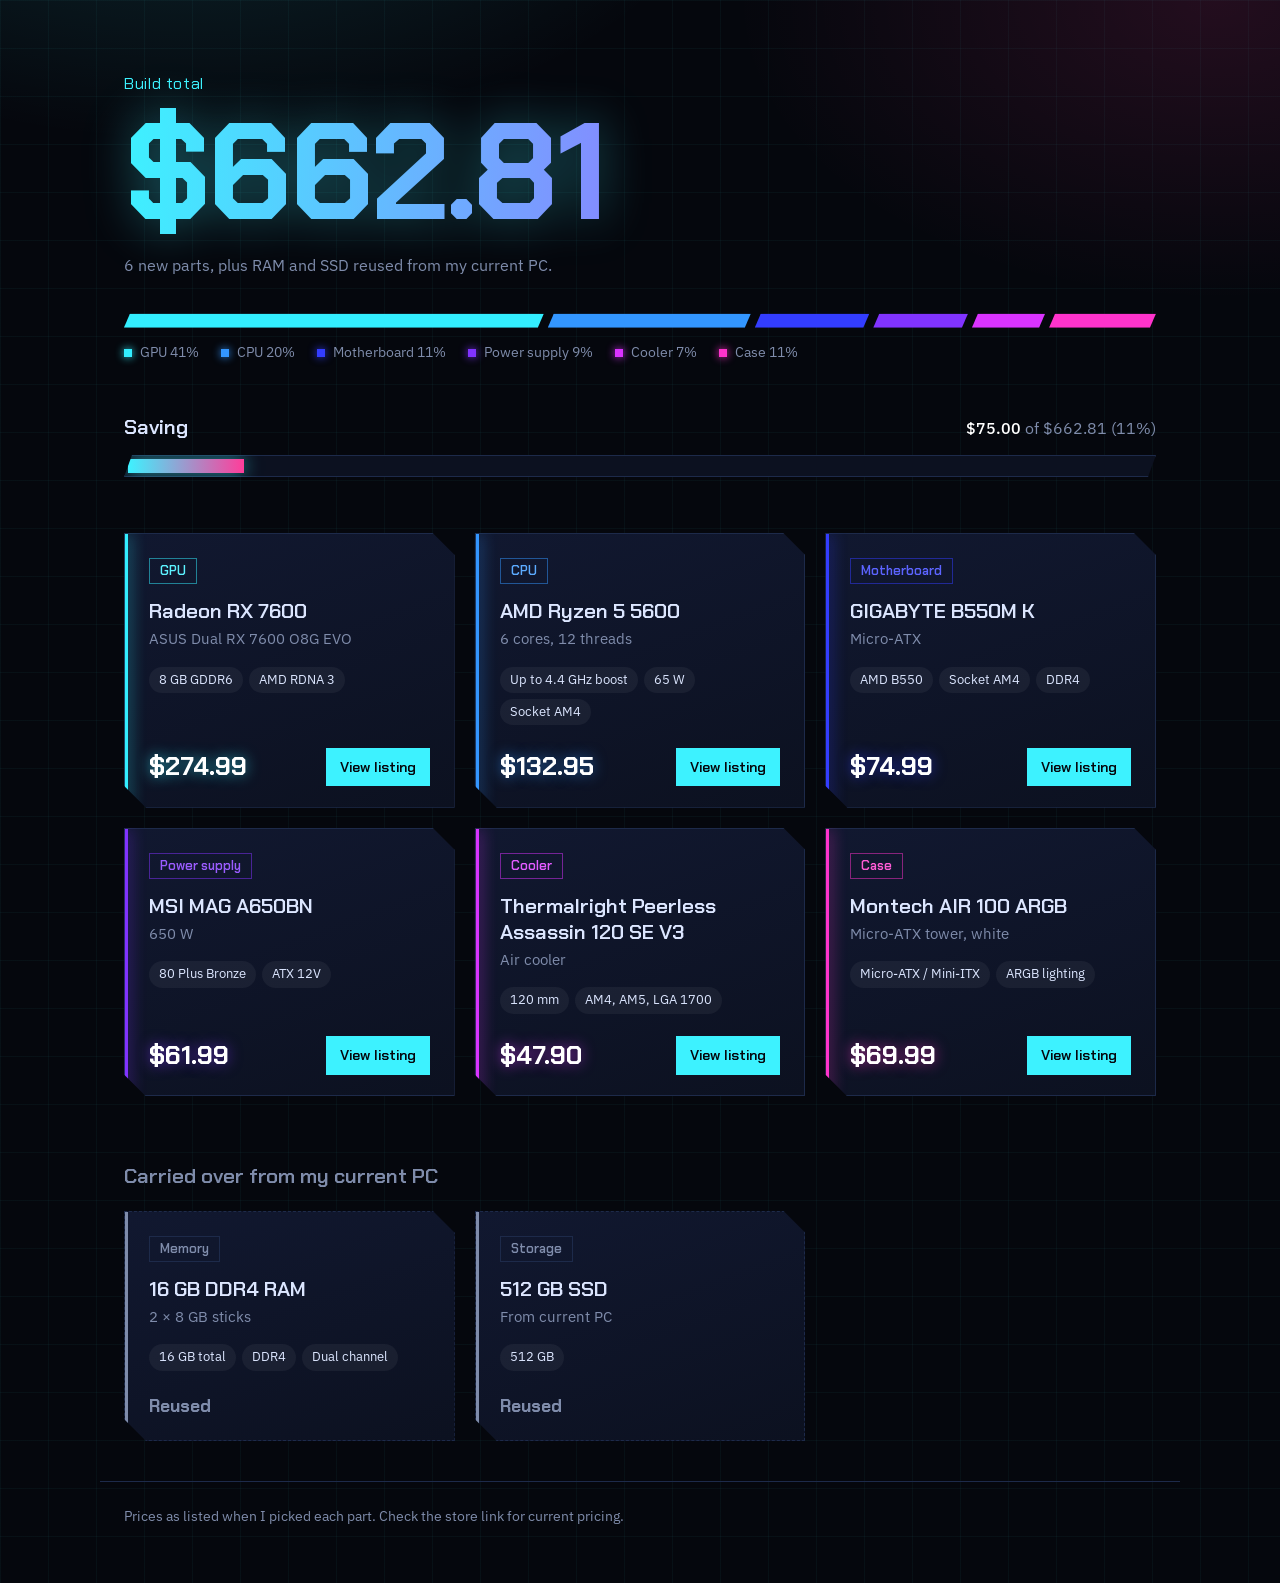
<file: index.html>
<!DOCTYPE html>
<html lang="en">
<head>
  <meta charset="UTF-8">
  <meta name="viewport" content="width=device-width, initial-scale=1">
  <title>My PC Build</title>
  <link rel="preconnect" href="https://fonts.googleapis.com">
  <link rel="preconnect" href="https://fonts.gstatic.com" crossorigin>
  <link href="https://fonts.googleapis.com/css2?family=Chakra+Petch:wght@500;600;700&family=IBM+Plex+Sans:wght@400;500&display=swap" rel="stylesheet">
  <link rel="stylesheet" href="style.css">
</head>
<body>
  <main>
    <header class="hero">
      <p class="hero-sub">Build total</p>
      <h1 class="total" id="total" aria-live="polite">$0.00</h1>
      <p class="hero-note"><span id="count">0</span> new parts, plus RAM and SSD reused from my current PC.</p>

      <div class="split" id="split" role="img" aria-label="Share of total price by part"></div>
      <ul class="legend" id="legend"></ul>
    </header>

    <section class="saving" aria-label="Saving">
      <div class="saving-head">
        <h2>Saving</h2>
        <p><span id="savedAmt">$0.00</span> of <span id="goalAmt"></span> <span id="savedPct">(0%)</span></p>
      </div>
      <div class="bar" id="bar" role="progressbar" aria-label="Saving progress" aria-valuemin="0" aria-valuemax="100" aria-valuenow="0"><span id="barFill"></span></div>
    </section>

    <section class="grid" id="parts" aria-label="Parts list"></section>

    <section class="reuse" aria-label="Reused parts">
      <h2>Carried over from my current PC</h2>
      <div class="grid" id="reused"></div>
    </section>
  </main>

  <footer>
    <p>Prices as listed when I picked each part. Check the store link for current pricing.</p>
  </footer>

  <script>
    // Edit this list to change the site. price: null means no cost.
    const parts = [
      { type: "GPU", name: "Radeon RX 7600", model: "ASUS Dual RX 7600 O8G EVO", price: 274.99,
        specs: ["8 GB GDDR6", "AMD RDNA 3"],
        url: "https://www.asus.com/us/motherboards-components/graphics-cards/dual/dual-rx7600-o8g-evo/" },
      { type: "CPU", name: "AMD Ryzen 5 5600", model: "6 cores, 12 threads", price: 132.95,
        specs: ["Up to 4.4 GHz boost", "65 W", "Socket AM4"],
        url: "https://www.newegg.com/p/3C6-00C4-00016?item=9SIC9DAMAG4410" },
      { type: "Motherboard", name: "GIGABYTE B550M K", model: "Micro-ATX", price: 74.99,
        specs: ["AMD B550", "Socket AM4", "DDR4"],
        url: "https://www.newegg.com/gigabyte-b550m-k-micro-atx-motherboard-amd-b550-am4/p/N82E16813145434" },
      { type: "Power supply", name: "MSI MAG A650BN", model: "650 W", price: 61.99,
        specs: ["80 Plus Bronze", "ATX 12V"],
        url: "https://www.newegg.com/msi-intel-atx-12v-650-w-80-plus-bronze-certified-power-supply-black-mag-a650bn/p/N82E16817701013" },
      { type: "Cooler", name: "Thermalright Peerless Assassin 120 SE V3", model: "Air cooler", price: 47.90,
        specs: ["120 mm", "AM4, AM5, LGA 1700"],
        url: "https://www.newegg.com/thermalright-peerless-assassin-120-se-v3-peerless-assassin-120mm-am5-am4-lga-1851-1700-115x-1200/p/1YF-0038-000Z2" },
      { type: "Case", name: "Montech AIR 100 ARGB", model: "Micro-ATX tower, white", price: 69.99,
        specs: ["Micro-ATX / Mini-ITX", "ARGB lighting"],
        url: "https://www.newegg.com/montech-micro-atx-mini-itx-cases-white/p/2AM-00CN-00032" }
    ];

    const reused = [
      { type: "Memory", name: "16 GB DDR4 RAM", model: "2 × 8 GB sticks", price: null, specs: ["16 GB total", "DDR4", "Dual channel"] },
      { type: "Storage", name: "512 GB SSD", model: "From current PC", price: null, specs: ["512 GB"] }
    ];

    const money = n => n.toLocaleString("en-US", { style: "currency", currency: "USD" });
    const sum = parts.reduce((s, p) => s + p.price, 0);

    function card(p, i) {
      const el = document.createElement("article");
      el.className = "card" + (p.price === null ? " card-reused" : "");
      if (p.price !== null) el.style.setProperty("--hue", 185 + (i / (parts.length - 1)) * 130);
      const price = p.price === null ? "Reused" : money(p.price);
      const link = p.url ? `<a class="buy" href="${p.url}" target="_blank" rel="noopener">View listing</a>` : "";
      el.innerHTML = `
        <span class="tag">${p.type}</span>
        <h3>${p.name}</h3>
        <p class="model">${p.model}</p>
        <ul class="specs">${p.specs.map(s => `<li>${s}</li>`).join("")}</ul>
        <div class="foot"><span class="price">${price}</span>${link}</div>`;
      return el;
    }

    const grid = document.getElementById("parts");
    parts.forEach((p, i) => grid.appendChild(card(p, i)));
    reused.forEach(p => document.getElementById("reused").appendChild(card(p)));
    document.getElementById("count").textContent = parts.length;

    // Price share bar + legend
    const split = document.getElementById("split");
    const legend = document.getElementById("legend");
    parts.forEach((p, i) => {
      const hue = 185 + (i / (parts.length - 1)) * 130;
      const seg = document.createElement("span");
      seg.style.flexGrow = p.price;
      seg.style.setProperty("--hue", hue);
      seg.title = `${p.type}: ${money(p.price)}`;
      split.appendChild(seg);
      const li = document.createElement("li");
      li.style.setProperty("--hue", hue);
      li.textContent = `${p.type} ${Math.round(p.price / sum * 100)}%`;
      legend.appendChild(li);
    });

    // Saving bar, read from savings.json (updated by admin.html)
    document.getElementById("goalAmt").textContent = money(sum);
    fetch("savings.json?t=" + Date.now()).then(r => r.json()).then(d => {
      const saved = Math.max(0, Number(d.saved) || 0);
      const pct = Math.min(100, saved / sum * 100);
      document.getElementById("savedAmt").textContent = money(saved);
      document.getElementById("savedPct").textContent = "(" + Math.round(pct) + "%)";
      document.getElementById("barFill").style.width = pct + "%";
      document.getElementById("bar").setAttribute("aria-valuenow", Math.round(pct));
    }).catch(() => {});

    // Total counts up once on load
    const totalEl = document.getElementById("total");
    const still = matchMedia("(prefers-reduced-motion: reduce)").matches;
    if (still) {
      totalEl.textContent = money(sum);
    } else {
      const start = performance.now(), dur = 1400;
      (function tick(now) {
        const t = Math.min((now - start) / dur, 1);
        totalEl.textContent = money(sum * (1 - Math.pow(1 - t, 3)));
        if (t < 1) requestAnimationFrame(tick);
      })(start);
    }
  </script>
</body>
</html>
</file>
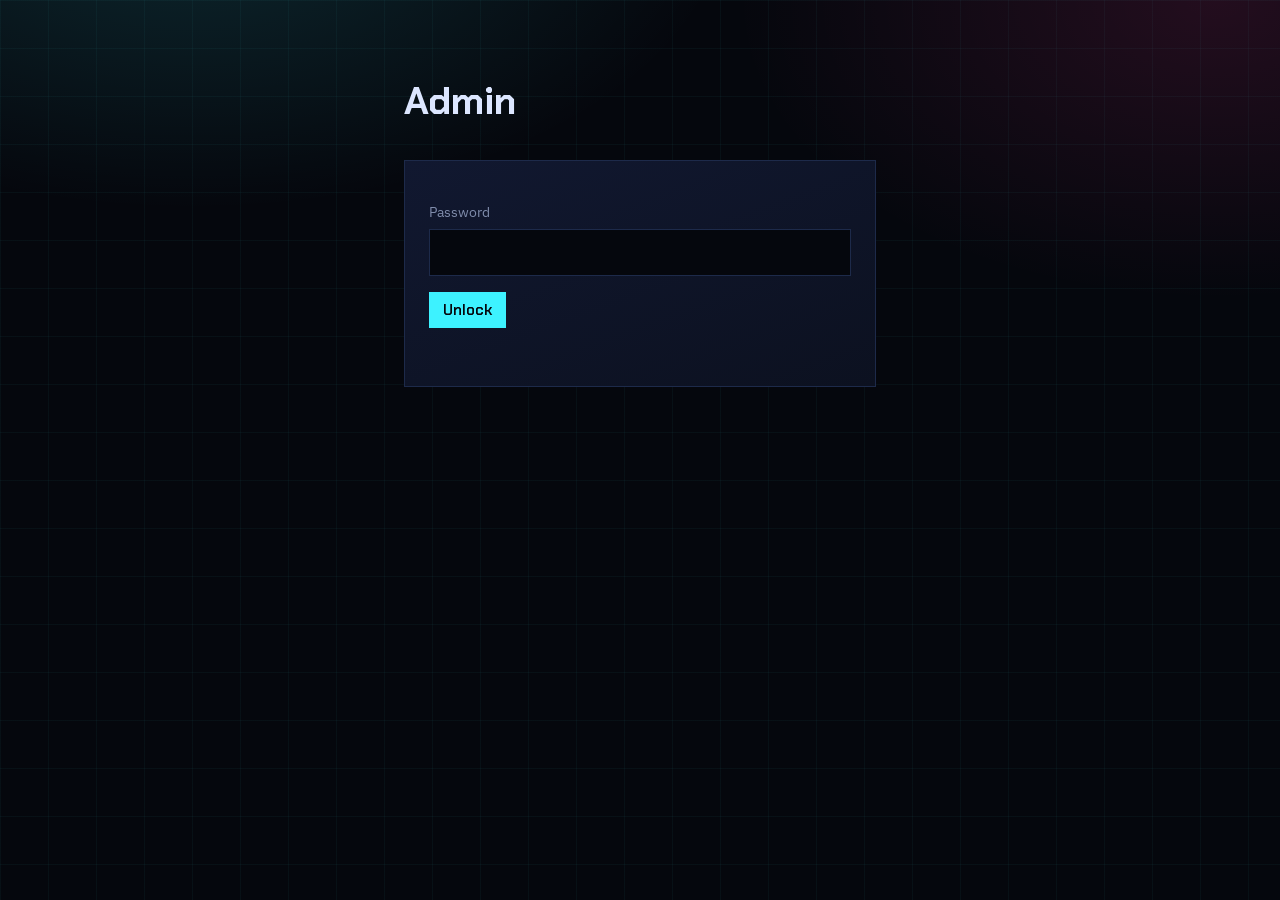
<file: admin.html>
<!DOCTYPE html>
<html lang="en">
<head>
  <meta charset="UTF-8">
  <meta name="viewport" content="width=device-width, initial-scale=1">
  <meta name="robots" content="noindex">
  <title>Admin</title>
  <link rel="preconnect" href="https://fonts.googleapis.com">
  <link rel="preconnect" href="https://fonts.gstatic.com" crossorigin>
  <link href="https://fonts.googleapis.com/css2?family=Chakra+Petch:wght@500;600;700&family=IBM+Plex+Sans:wght@400;500&display=swap" rel="stylesheet">
  <link rel="stylesheet" href="style.css">
  <style>
    .btn-row { display: flex; flex-wrap: wrap; gap: 10px; margin-top: 16px; }
    .btn-row .buy { margin-top: 0; }
    .buy.alt { background: var(--magenta); color: var(--void); }
    .buy.alt:hover { background: #ff8cc4; box-shadow: 0 0 20px rgba(255, 61, 154, 0.7); }
    button.buy.ghost { background: transparent; color: var(--muted); border: 1px solid var(--line); }
    .buy.ghost:hover { background: transparent; color: var(--text); box-shadow: none; }
  </style>
</head>
<body>
  <main class="narrow">
    <h1 class="admin-title">Admin</h1>

    <section id="gate">
      <form id="gateForm" class="panel">
        <label for="pw">Password</label>
        <input id="pw" type="password" autocomplete="current-password" required>
        <button class="buy" type="submit">Unlock</button>
        <p id="gateMsg" class="msg" role="alert"></p>
      </form>
    </section>

    <section id="panel" hidden>
      <div class="panel">
        <p class="muted">Saved so far</p>
        <p class="big" id="current">$0.00</p>

        <form id="addForm">
          <label for="amount">Amount</label>
          <input id="amount" type="number" step="0.01" min="0" placeholder="20.00" required>
          <div class="btn-row">
            <button class="buy" type="submit">Add to saving</button>
            <button class="buy alt" type="button" id="removeBtn">Remove from saving</button>
          </div>
        </form>

        <div class="btn-row">
          <button class="buy ghost" type="button" id="resetBtn">Reset to $0</button>
        </div>

        <p id="msg" class="msg" role="status"></p>
        <textarea id="manual" rows="4" hidden readonly></textarea>
      </div>

      <details class="panel" id="setup">
        <summary>GitHub connection</summary>
        <p class="muted small">Needed once so this page can update savings.json in your repo. Saved only in this browser. Use a fine-grained token with Contents read and write access to this one repo.</p>
        <form id="cfgForm">
          <label for="owner">GitHub username</label>
          <input id="owner" autocomplete="off">
          <label for="repo">Repo name</label>
          <input id="repo" autocomplete="off">
          <label for="branch">Branch</label>
          <input id="branch" placeholder="main" autocomplete="off">
          <label for="token">Access token</label>
          <input id="token" type="password" autocomplete="off">
          <button class="buy" type="submit">Save connection</button>
        </form>
      </details>
    </section>
  </main>

  <script>
    // Change these passwords. Anyone who views this file's source can read them,
    // so treat it as a casual lock, not real security.
    const PASSWORDS = ["changeme", "changeme", "changeme"];

    const $ = id => document.getElementById(id);
    const money = n => n.toLocaleString("en-US", { style: "currency", currency: "USD" });
    const sleep = ms => new Promise(r => setTimeout(r, ms));
    const KEY = "pcsite-github";
    const cfg = () => { try { return JSON.parse(localStorage.getItem(KEY)) || {}; } catch { return {}; } };
    let current = 0;

    function show(n) { current = n; $("current").textContent = money(n); }

    // Always ask GitHub for a fresh copy, never a cached one.
    function ghGet(url, branch, headers) {
      return fetch(`${url}?ref=${branch}&t=${Date.now()}`, { headers, cache: "no-store" });
    }

    async function readCurrent() {
      const c = cfg();
      try {
        if (c.owner && c.repo && c.token) {
          const url = `https://api.github.com/repos/${c.owner}/${c.repo}/contents/savings.json`;
          const headers = { Authorization: `Bearer ${c.token}`, Accept: "application/vnd.github+json" };
          const r = await ghGet(url, c.branch || "main", headers);
          if (r.ok) { const j = await r.json(); return Number(JSON.parse(atob(j.content.replace(/\n/g, ""))).saved) || 0; }
        }
        const r = await fetch("savings.json?t=" + Date.now(), { cache: "no-store" });
        return Number((await r.json()).saved) || 0;
      } catch { return 0; }
    }

    // delta changes the saved amount. reset = true sets it to $0 instead.
    async function changeAmount(delta, reset = false) {
      const c = cfg();
      const body = n => JSON.stringify({ saved: Math.round(n * 100) / 100, updated: new Date().toISOString() }, null, 2) + "\n";

      if (!(c.owner && c.repo && c.token)) {
        const next = reset ? 0 : Math.max(0, current + delta);
        $("manual").hidden = false;
        $("manual").value = body(next);
        $("setup").open = true;
        $("msg").textContent = "Not connected to GitHub yet. Fill in the connection below, or paste this into savings.json yourself.";
        return;
      }

      const url = `https://api.github.com/repos/${c.owner}/${c.repo}/contents/savings.json`;
      const branch = c.branch || "main";
      const headers = { Authorization: `Bearer ${c.token}`, Accept: "application/vnd.github+json" };

      // Read the latest copy, then write. If GitHub says the file changed in between, try again.
      for (let attempt = 0; attempt < 3; attempt++) {
        const g = await ghGet(url, branch, headers);
        let sha, base = 0;
        if (g.ok) { const j = await g.json(); sha = j.sha; base = Number(JSON.parse(atob(j.content.replace(/\n/g, ""))).saved) || 0; }
        const next = reset ? 0 : Math.max(0, base + delta);

        const p = await fetch(url, {
          method: "PUT", headers,
          body: JSON.stringify({ message: `Update saving to ${money(next)}`, content: btoa(body(next)), branch, sha })
        });

        if (p.status === 409 || p.status === 422) { await sleep(1000); continue; }
        if (!p.ok) throw new Error((await p.json()).message || p.status);

        show(next);
        $("manual").hidden = true;
        $("msg").textContent = "Saved. The site updates in about a minute.";
        return;
      }
      throw new Error("GitHub kept saying the file changed. Wait a minute and try again.");
    }

    async function run(delta, reset) {
      $("msg").textContent = "Saving…";
      try { await changeAmount(delta, reset); $("amount").value = ""; }
      catch (err) { $("msg").textContent = "Couldn’t save: " + err.message; }
    }

    function unlock() {
      $("gate").hidden = true;
      $("panel").hidden = false;
      const c = cfg();
      ["owner", "repo", "branch", "token"].forEach(k => $(k).value = c[k] || "");
      readCurrent().then(show);
    }

    $("gateForm").addEventListener("submit", e => {
      e.preventDefault();
      if (PASSWORDS.includes($("pw").value)) unlock();
      else $("gateMsg").textContent = "Wrong password. Try again.";
    });

    // Add
    $("addForm").addEventListener("submit", e => {
      e.preventDefault();
      const amt = parseFloat($("amount").value);
      if (isFinite(amt)) run(Math.abs(amt), false);
    });

    // Remove
    $("removeBtn").addEventListener("click", () => {
      if (!$("addForm").reportValidity()) return;
      const amt = parseFloat($("amount").value);
      if (isFinite(amt)) run(-Math.abs(amt), false);
    });

    // Reset to $0
    $("resetBtn").addEventListener("click", () => {
      if (confirm("Reset saving to $0.00?")) run(0, true);
    });

    $("cfgForm").addEventListener("submit", e => {
      e.preventDefault();
      localStorage.setItem(KEY, JSON.stringify({
        owner: $("owner").value.trim(), repo: $("repo").value.trim(),
        branch: $("branch").value.trim(), token: $("token").value.trim()
      }));
      $("msg").textContent = "Connection saved. Try adding an amount.";
      readCurrent().then(show);
    });
  </script>
</body>
</html>
</file>
<file: style.css>
:root {
  --void: #05070d;
  --panel: #0c1120;
  --panel-2: #111830;
  --line: #1d2a4a;
  --cyan: #3df2ff;
  --magenta: #ff3d9a;
  --text: #dce6ff;
  --muted: #7f8cab;
  --head: "Chakra Petch", "Segoe UI", system-ui, sans-serif;
  --body: "IBM Plex Sans", "Segoe UI", system-ui, sans-serif;
}

* { box-sizing: border-box; margin: 0; }

html { background: var(--void); }

body {
  font-family: var(--body);
  color: var(--text);
  line-height: 1.55;
  min-height: 100vh;
  background:
    radial-gradient(900px 500px at 15% -10%, rgba(61, 242, 255, 0.14), transparent 60%),
    radial-gradient(800px 500px at 95% 0%, rgba(255, 61, 154, 0.12), transparent 60%),
    linear-gradient(rgba(61, 242, 255, 0.04) 1px, transparent 1px) 0 0 / 48px 48px,
    linear-gradient(90deg, rgba(61, 242, 255, 0.04) 1px, transparent 1px) 0 0 / 48px 48px,
    var(--void);
}

main { max-width: 1080px; margin: 0 auto; padding: 72px 24px 40px; }

/* Hero */
.hero { margin-bottom: 64px; }

.hero-sub {
  font-family: var(--head);
  font-size: 1rem;
  color: var(--cyan);
  letter-spacing: 0.04em;
}

.total {
  font-family: var(--head);
  font-weight: 700;
  font-size: clamp(3.5rem, 13vw, 8.5rem);
  line-height: 1;
  letter-spacing: -0.02em;
  background: linear-gradient(95deg, var(--cyan), #8f7bff 55%, var(--magenta));
  -webkit-background-clip: text;
  background-clip: text;
  color: transparent;
  filter: drop-shadow(0 0 24px rgba(61, 242, 255, 0.35));
  margin: 8px 0 12px;
  font-variant-numeric: tabular-nums;
}

.hero-note { color: var(--muted); max-width: 52ch; }

.split {
  display: flex;
  gap: 4px;
  height: 14px;
  margin-top: 36px;
}

.split span {
  background: hsl(var(--hue) 100% 60%);
  box-shadow: 0 0 14px hsl(var(--hue) 100% 60% / 0.55);
  clip-path: polygon(6px 0, 100% 0, calc(100% - 6px) 100%, 0 100%);
  min-width: 8px;
}

.legend {
  list-style: none;
  padding: 0;
  display: flex;
  flex-wrap: wrap;
  gap: 8px 22px;
  margin-top: 14px;
  font-size: 0.85rem;
  color: var(--muted);
}

.legend li::before {
  content: "";
  display: inline-block;
  width: 8px;
  height: 8px;
  margin-right: 8px;
  background: hsl(var(--hue) 100% 60%);
  box-shadow: 0 0 8px hsl(var(--hue) 100% 60%);
}

/* Cards */
.grid {
  display: grid;
  grid-template-columns: repeat(auto-fill, minmax(300px, 1fr));
  gap: 20px;
}

.card {
  position: relative;
  display: flex;
  flex-direction: column;
  padding: 24px 24px 20px;
  background: linear-gradient(160deg, var(--panel-2), var(--panel));
  border: 1px solid var(--line);
  clip-path: polygon(0 0, calc(100% - 22px) 0, 100% 22px, 100% 100%, 22px 100%, 0 calc(100% - 22px));
  transition: border-color 0.2s, transform 0.2s;
}

.card::before {
  content: "";
  position: absolute;
  inset: 0 auto 0 0;
  width: 3px;
  background: hsl(var(--hue, 200) 100% 60%);
  box-shadow: 0 0 16px hsl(var(--hue, 200) 100% 60%);
}

.card:hover { border-color: hsl(var(--hue, 200) 100% 60% / 0.7); transform: translateY(-3px); }

.tag {
  align-self: flex-start;
  font-family: var(--head);
  font-size: 0.8rem;
  font-weight: 600;
  color: hsl(var(--hue, 200) 100% 68%);
  border: 1px solid hsl(var(--hue, 200) 100% 60% / 0.5);
  padding: 2px 10px;
  margin-bottom: 14px;
}

h2, h3 { font-family: var(--head); font-weight: 600; }
h3 { font-size: 1.3rem; line-height: 1.25; }
.model { color: var(--muted); font-size: 0.92rem; margin-top: 4px; }

.specs {
  list-style: none;
  padding: 0;
  margin: 16px 0 22px;
  display: flex;
  flex-wrap: wrap;
  gap: 6px;
}

.specs li {
  font-size: 0.82rem;
  padding: 3px 10px;
  background: rgba(255, 255, 255, 0.05);
  border-radius: 99px;
}

.foot {
  margin-top: auto;
  display: flex;
  align-items: center;
  justify-content: space-between;
  gap: 12px;
}

.price {
  font-family: var(--head);
  font-weight: 700;
  font-size: 1.6rem;
  font-variant-numeric: tabular-nums;
  color: #fff;
  text-shadow: 0 0 14px hsl(var(--hue, 200) 100% 60% / 0.6);
}

.buy {
  color: var(--void);
  background: var(--cyan);
  font-family: var(--head);
  font-weight: 600;
  font-size: 0.9rem;
  text-decoration: none;
  padding: 8px 14px;
  transition: box-shadow 0.2s, background 0.2s;
}

.buy:hover { box-shadow: 0 0 20px rgba(61, 242, 255, 0.7); background: #8ff7ff; }

a:focus-visible { outline: 2px solid var(--magenta); outline-offset: 3px; }

/* Reused parts */
.reuse { margin-top: 64px; }
.reuse h2 { font-size: 1.3rem; margin-bottom: 18px; color: var(--muted); }

.card-reused { border-style: dashed; }
.card-reused::before { background: var(--muted); box-shadow: none; }
.card-reused .tag { color: var(--muted); border-color: var(--line); }
.card-reused .price { color: var(--muted); text-shadow: none; font-size: 1.1rem; }

footer {
  max-width: 1080px;
  margin: 0 auto;
  padding: 24px 24px 56px;
  color: var(--muted);
  font-size: 0.85rem;
  border-top: 1px solid var(--line);
}

@media (max-width: 520px) {
  main { padding-top: 48px; }
  .grid { grid-template-columns: 1fr; }
}

/* Saving bar */
.saving { margin: -16px 0 56px; }

.saving-head {
  display: flex;
  align-items: baseline;
  justify-content: space-between;
  gap: 16px;
  margin-bottom: 12px;
}

.saving-head h2 { font-size: 1.3rem; }
.saving-head p { color: var(--muted); font-variant-numeric: tabular-nums; }
.saving-head p span:first-child { color: #fff; font-weight: 500; }

.bar {
  height: 22px;
  background: var(--panel);
  border: 1px solid var(--line);
  padding: 3px;
  clip-path: polygon(8px 0, 100% 0, calc(100% - 8px) 100%, 0 100%);
}

.bar span {
  display: block;
  height: 100%;
  width: 0;
  background: linear-gradient(90deg, var(--cyan), var(--magenta));
  box-shadow: 0 0 18px rgba(61, 242, 255, 0.6);
  transition: width 1.2s cubic-bezier(0.2, 0.8, 0.2, 1);
}

/* Admin page */
[hidden] { display: none !important; }

.narrow { max-width: 520px; }
.admin-title { font-family: var(--head); font-size: 2.4rem; margin-bottom: 28px; }

.panel {
  background: linear-gradient(160deg, var(--panel-2), var(--panel));
  border: 1px solid var(--line);
  padding: 24px;
  margin-bottom: 20px;
}

.panel summary { font-family: var(--head); font-weight: 600; cursor: pointer; }
.panel label { display: block; margin: 16px 0 6px; font-size: 0.9rem; color: var(--muted); }

.panel input, .panel textarea {
  width: 100%;
  padding: 10px 12px;
  font: inherit;
  color: var(--text);
  background: var(--void);
  border: 1px solid var(--line);
}

.panel input:focus-visible, .panel textarea:focus-visible { outline: 2px solid var(--cyan); outline-offset: 1px; }
.panel .buy { margin-top: 16px; }
button.buy { border: 0; cursor: pointer; font-size: 0.95rem; }
.panel textarea { margin-top: 14px; font-family: monospace; font-size: 0.85rem; }

.muted { color: var(--muted); }
.small { font-size: 0.85rem; margin-top: 12px; }
.big { font-family: var(--head); font-weight: 700; font-size: 3rem; line-height: 1.1; color: var(--cyan); text-shadow: 0 0 18px rgba(61, 242, 255, 0.5); margin-bottom: 8px; }
.msg { margin-top: 14px; min-height: 1.4em; font-size: 0.92rem; color: var(--magenta); }

@media (prefers-reduced-motion: reduce) {
  .bar span { transition: none; }
  .card, .buy { transition: none; }
  .card:hover { transform: none; }
}
</file>
